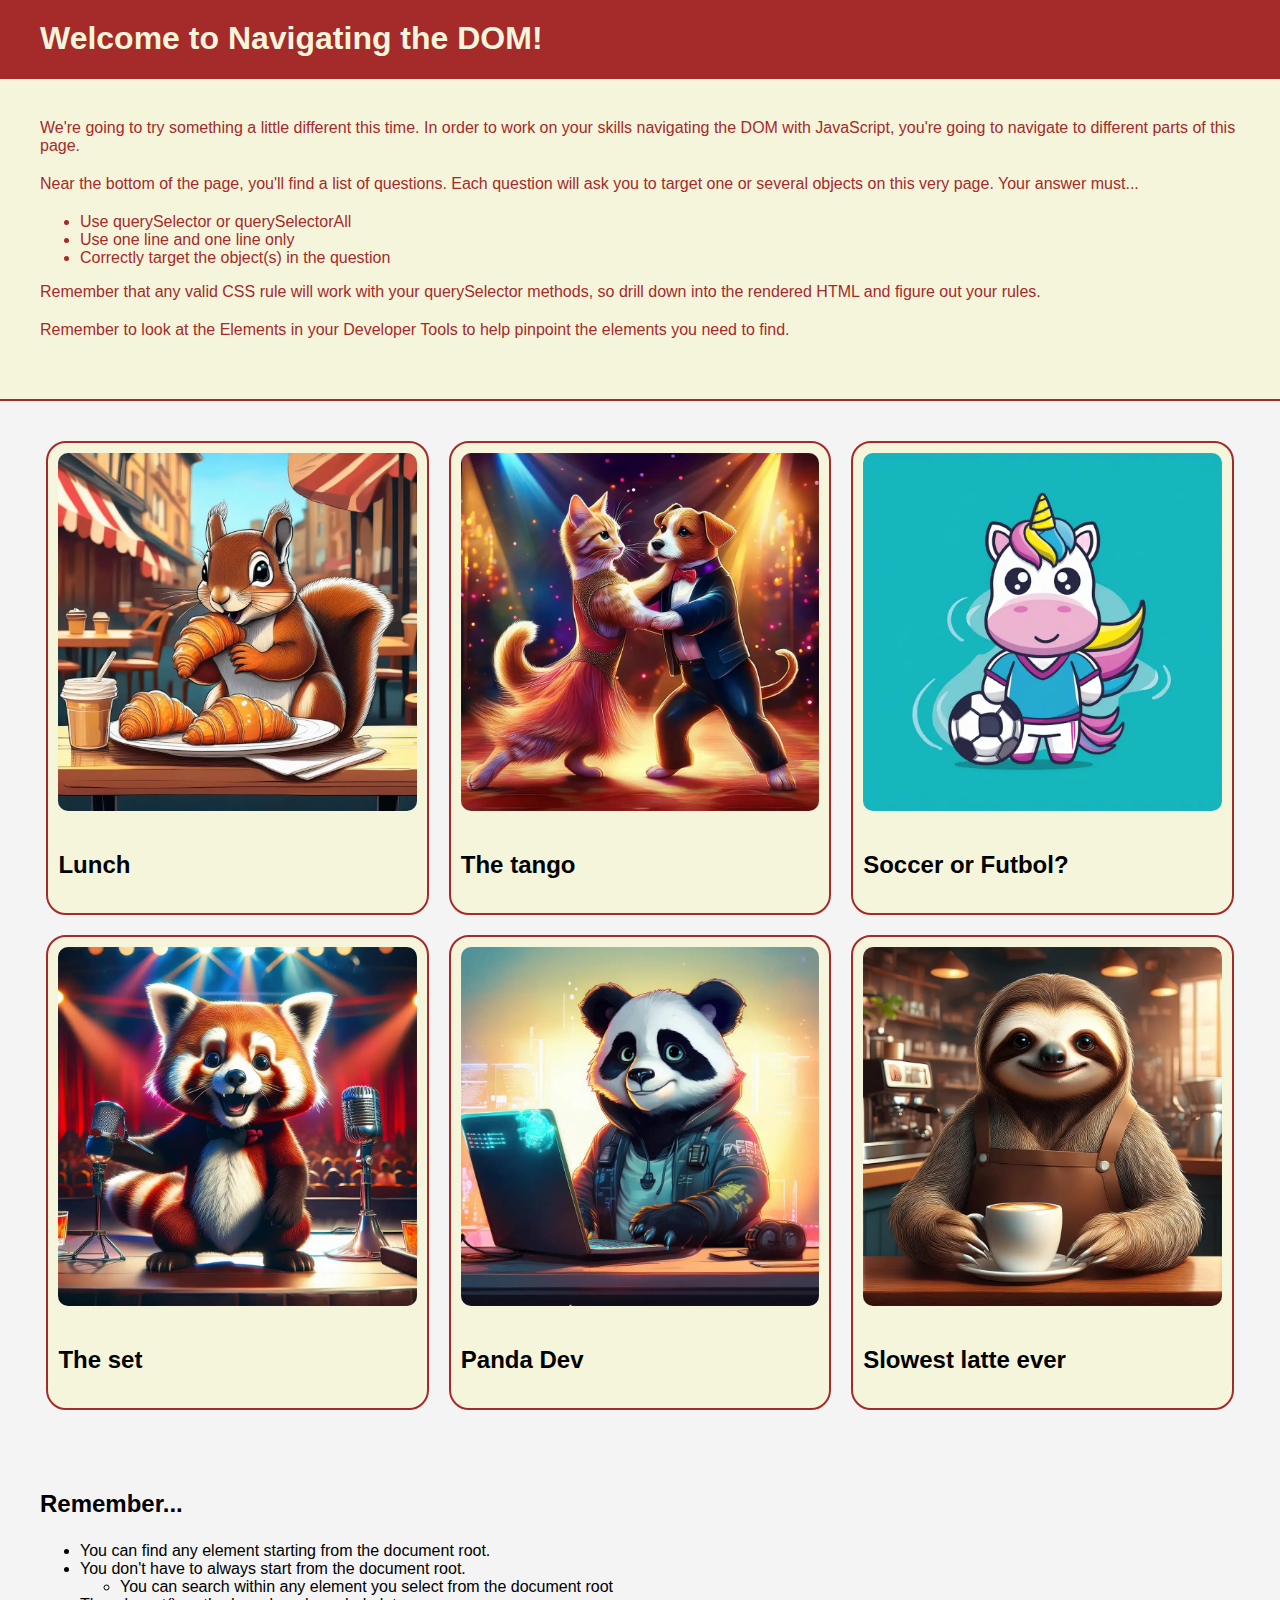
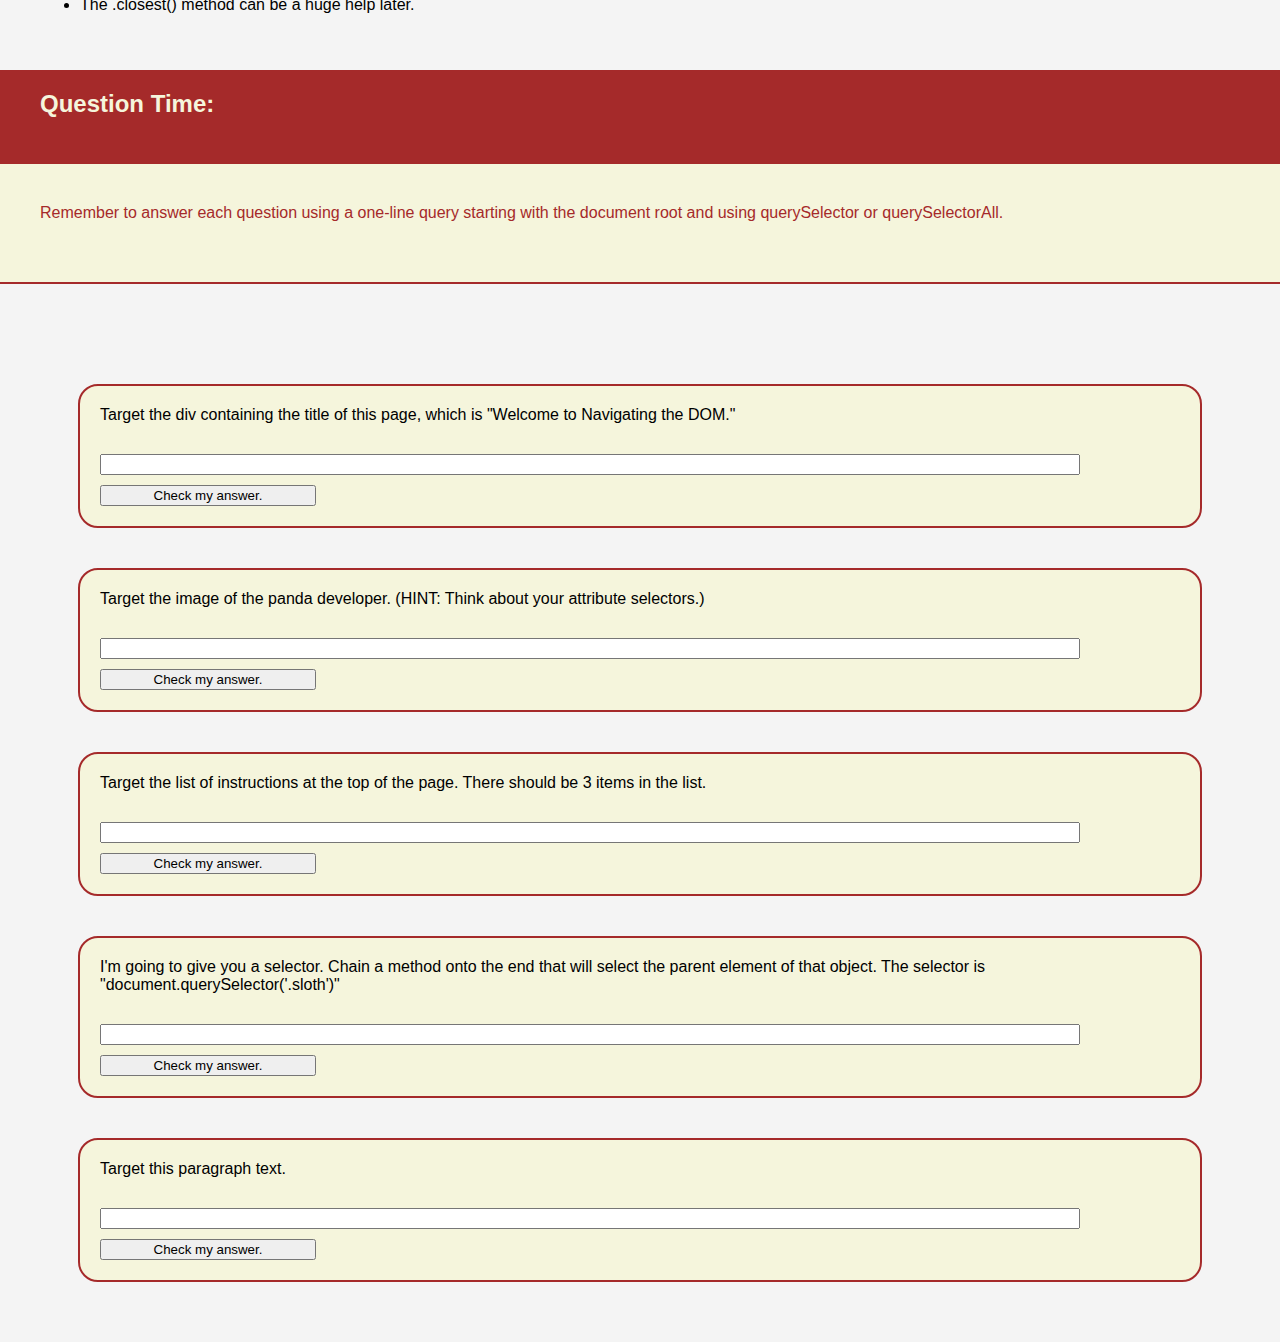
<file: lesson-2-document-object-model/exercises/starter/index.html>
<!DOCTYPE html>
<html lang="en">

<head>
    <meta charset="UTF-8">
    <meta name="viewport" content="width=device-width, initial-scale=1.0">
    <title>Online Store Product Cards</title>
    <link rel="stylesheet" href="./css/styles.css">
    <script src="./js/scripts.js" defer></script>
</head>

<body>
    <div class="title" id="pageTitle">
        <h1>Welcome to Navigating the DOM!</h1>
    </div>
    <div class="instructions">
        <div class="intro">
            <p>We're going to try something a little different this time. In order to work on your skills navigating the
                DOM with JavaScript, you're going to navigate to different parts of this page.</p>
            <p>Near the bottom of the page, you'll find a list of questions. Each question will ask you to target one or
                several objects on this very page. Your answer must...</p>
            <ul>
                <li>Use querySelector or querySelectorAll</li>
                <li>Use one line and one line only</li>
                <li>Correctly target the object(s) in the question</li>
            </ul>
            <p>Remember that any valid CSS rule will work with your querySelector methods, so drill down into the
                rendered HTML and figure out your rules.</p>
            <p>Remember to look at the Elements in your Developer Tools to help pinpoint the elements you need to find.
            </p>
        </div>
    </div>
    <div id="cardContainer">
        <div class="card">
            <img src="./images/squirrel_croissant.webp" alt="squirrel with a criossant" class="weirdImage">
            <div class="cardText">
                <h2 class="name">Lunch</h2>
            </div>
        </div>
        <div class="card">
            <img src="./images/dog_cat_tango.webp" alt="dancing dog and cat" class="weirdImage">
            <div class="cardText">
                <h2 class="name">The tango</h2>
            </div>
        </div>
        <div class="card">
            <img src="./images/unicorn_futbol.webp" alt="unicorn with ball" class="weirdImage">
            <div class="cardText">
                <h2 class="name">Soccer or Futbol?</h2>
            </div>
        </div>
        <div class="card">
            <img src="./images/red_panda_comedian.webp" alt="standup set" class="weirdImage">
            <div class="cardText">
                <h2 class="name">The set</h2>
            </div>
        </div>
        <div class="card">
            <img src="./images/panda_dev.webp" alt="panda developer" class="weirdImage">
            <div class="cardText">
                <h2 class="name">Panda Dev</h2>
            </div>
        </div>
        <div class="card">
            <img src="./images/sloth_barista.webp" alt="sloth barista" class="weirdImage sloth">
            <div class="cardText">
                <h2 class="name">Slowest latte ever</h2>
            </div>
        </div>
    </div>
    <div id="moreText">
        <h2>Remember...</h2>
        <ul>
            <li>You can find any element starting from the document root.</li>
            <li>You don't have to always start from the document root.
                <ul>
                    <li>You can search within any element you select from the document root</li>
                </ul>
            </li>
            <li>The .closest() method can be a huge help later.</li>
        </ul>
    </div>
    <div class="title">
        <h2>Question Time:</h2>
    </div>
    <div class="instructions">
        <p>Remember to answer each question using a one-line query starting with the document root and using querySelector or querySelectorAll.</p>
    </div>
    <section id="questions">
        <div class="questionCard" data-questNum='one'>
            <p>Target the div containing the title of this page, which is "Welcome to Navigating the DOM."</p>
            <input type="text" />
            <button class="submitAnswer">Check my answer.</button>
        </div>
        <div class="questionCard" data-questNum='two'>
            <p>Target the image of the panda developer. (HINT: Think about your attribute selectors.)</p>
            <input type="text" />
            <button class="submitAnswer">Check my answer.</button>
        </div>
        <div class="questionCard" data-questNum='three'>
            <p>Target the list of instructions at the top of the page. There should be 3 items in the list.</p>
            <input type="text" />
            <button class="submitAnswer">Check my answer.</button>
        </div>
        <div class="questionCard" data-questNum='four'>
            <p>I'm going to give you a selector. Chain a method onto the end that will select the parent element of that object. The selector is "document.querySelector('.sloth')"</p>
            <input type="text" />
            <button class="submitAnswer">Check my answer.</button>
        </div>
        <div class="questionCard" data-questNum='five'>
            <p>Target this paragraph text.</p>
            <input type="text" />
            <button class="submitAnswer">Check my answer.</button>
        </div>
    </section>
</body>

</html>
</file>
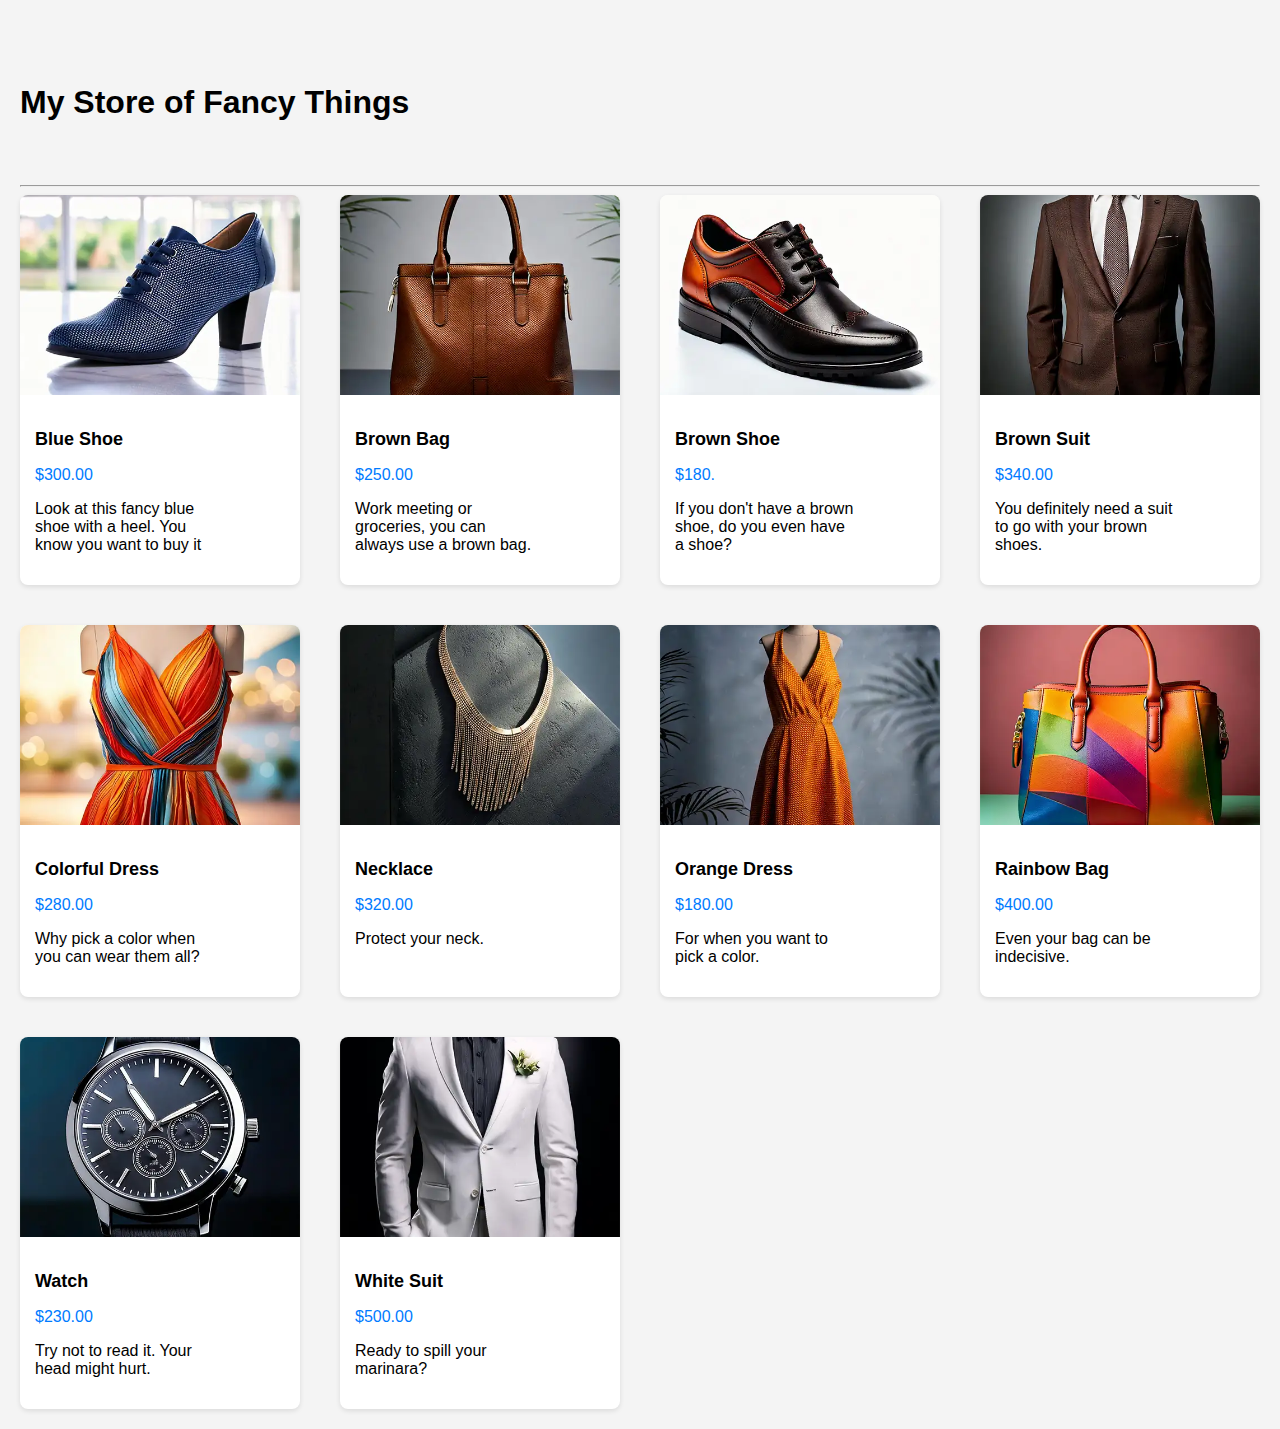
<file: lesson-4-event-delegation/exercises/solution/index.html>
<!DOCTYPE html>
<html lang="en">
<head>
    <meta charset="UTF-8">
    <meta name="viewport" content="width=device-width, initial-scale=1.0">
    <title>Online Store Product Cards</title>
    <link rel="stylesheet" href="./css/styles.css">
    <script src="./js/scripts.js" defer></script>
</head>
<body>
    <h1>My Store of Fancy Things</h1>
    <hr>
    <div class="product-grid">
        <div class="product-card">
            <img src="./images/blue_shoe.webp" alt="Blue shoe" class="product-image">
            <div class="product-info">
                <h2 class="product-name">Blue Shoe</h2>
                <p class="product-price">$300.00</p>
                <p>Look at this fancy blue shoe with a heel. You know you want to buy it</p>
            </div>
        </div>
        <div class="product-card">
            <img src="./images/brown_bag.webp" alt="Brown Bag" class="product-image">
            <div class="product-info">
                <h2 class="product-name">Brown Bag</h2>
                <p class="product-price">$250.00</p>
                <p>Work meeting or groceries, you can always use a brown bag.</p>
            </div>
        </div>
        <div class="product-card">
            <img src="./images/brown_shoe.webp" alt="Brown Shoe" class="product-image">
            <div class="product-info">
                <h2 class="product-name">Brown Shoe</h2>
                <p class="product-price">$180.</p>
                <p>If you don't have a brown shoe, do you even have a shoe?</p>
            </div>
        </div>
        <div class="product-card">
            <img src="./images/brown_suit.webp" alt="Brown Suit" class="product-image">
            <div class="product-info">
                <h2 class="product-name">Brown Suit</h2>
                <p class="product-price">$340.00</p>
                <p>You definitely need a suit to go with your brown shoes.</p>
            </div>
        </div>
        <div class="product-card">
            <img src="./images/colorful_dress.webp" alt="Colorful Dress" class="product-image">
            <div class="product-info">
                <h2 class="product-name">Colorful Dress</h2>
                <p class="product-price">$280.00</p>
                <p>Why pick a color when you can wear them all?</p>
            </div>
        </div>
        <div class="product-card">
            <img src="./images/necklace.webp" alt="Necklace" class="product-image">
            <div class="product-info">
                <h2 class="product-name">Necklace</h2>
                <p class="product-price">$320.00</p>
                <p>Protect your neck.</p>
            </div>
        </div>
        <div class="product-card">
            <img src="./images/orange_dress.webp" alt="orange Dress" class="product-image">
            <div class="product-info">
                <h2 class="product-name">Orange Dress</h2>
                <p class="product-price">$180.00</p>
                <p>For when you want to pick a color.</p>
            </div>
        </div>
        <div class="product-card">
            <img src="./images/rainbow_bag.webp" alt="Rainbow Bag" class="product-image">
            <div class="product-info">
                <h2 class="product-name">Rainbow Bag</h2>
                <p class="product-price">$400.00</p>
                <p>Even your bag can be indecisive.</p>
            </div>
        </div>
        <div class="product-card">
            <img src="./images/watch.webp" alt="Watch" class="product-image">
            <div class="product-info">
                <h2 class="product-name">Watch</h2>
                <p class="product-price">$230.00</p>
                <p>Try not to read it. Your head might hurt.</p>
            </div>
        </div>
        <div class="product-card">
            <img src="./images/white_suit.webp" alt="White Suit" class="product-image">
            <div class="product-info">
                <h2 class="product-name">White Suit</h2>
                <p class="product-price">$500.00</p>
                <p>Ready to spill your marinara?</p>
            </div>
        </div>
    </div>
</body>
</html>
</file>
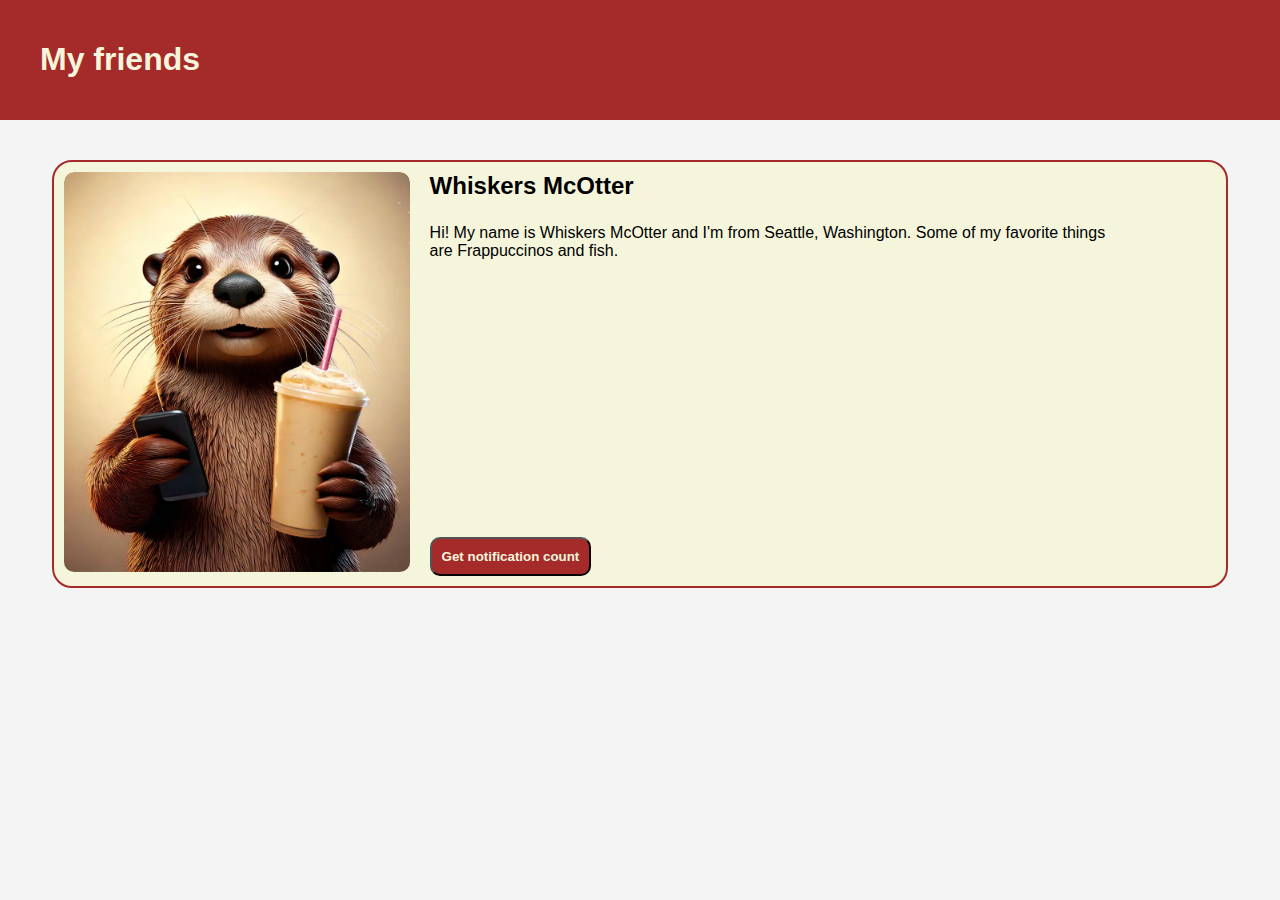
<file: lesson-5-async-javascript/exercises/solution/index.html>
<!DOCTYPE html>
<html lang="en">

<head>
    <meta charset="UTF-8">
    <meta name="viewport" content="width=device-width, initial-scale=1.0">
    <title>Online Store Product Cards</title>
    <link rel="stylesheet" href="./css/styles.css">
    <script src="./js/scripts.js" defer></script>
</head>

<body>
    <div class="title">
        <h1>My friends</h1>
    </div>
    <section id="cardContainer">
        <div class="profileCard">
            <div class="picFrame">
                <img src="./images/otter_profile.webp" alt="'profilePic">
            </div>
            <div class="userInfo">
                <div>
                    <h2>Whiskers McOtter</h2>
                    <p>Hi! My name is Whiskers McOtter and I'm from Seattle, Washington. Some of my favorite things are
                        Frappuccinos and fish.</p>
                </div>
                <div>
                    <div class="notificationAlerts">
                        <p></p>
                    </div>
                    <button class="active">Get notification count</button>
                </div>
            </div>
        </div>
    </section>
</body>

</html>
</file>
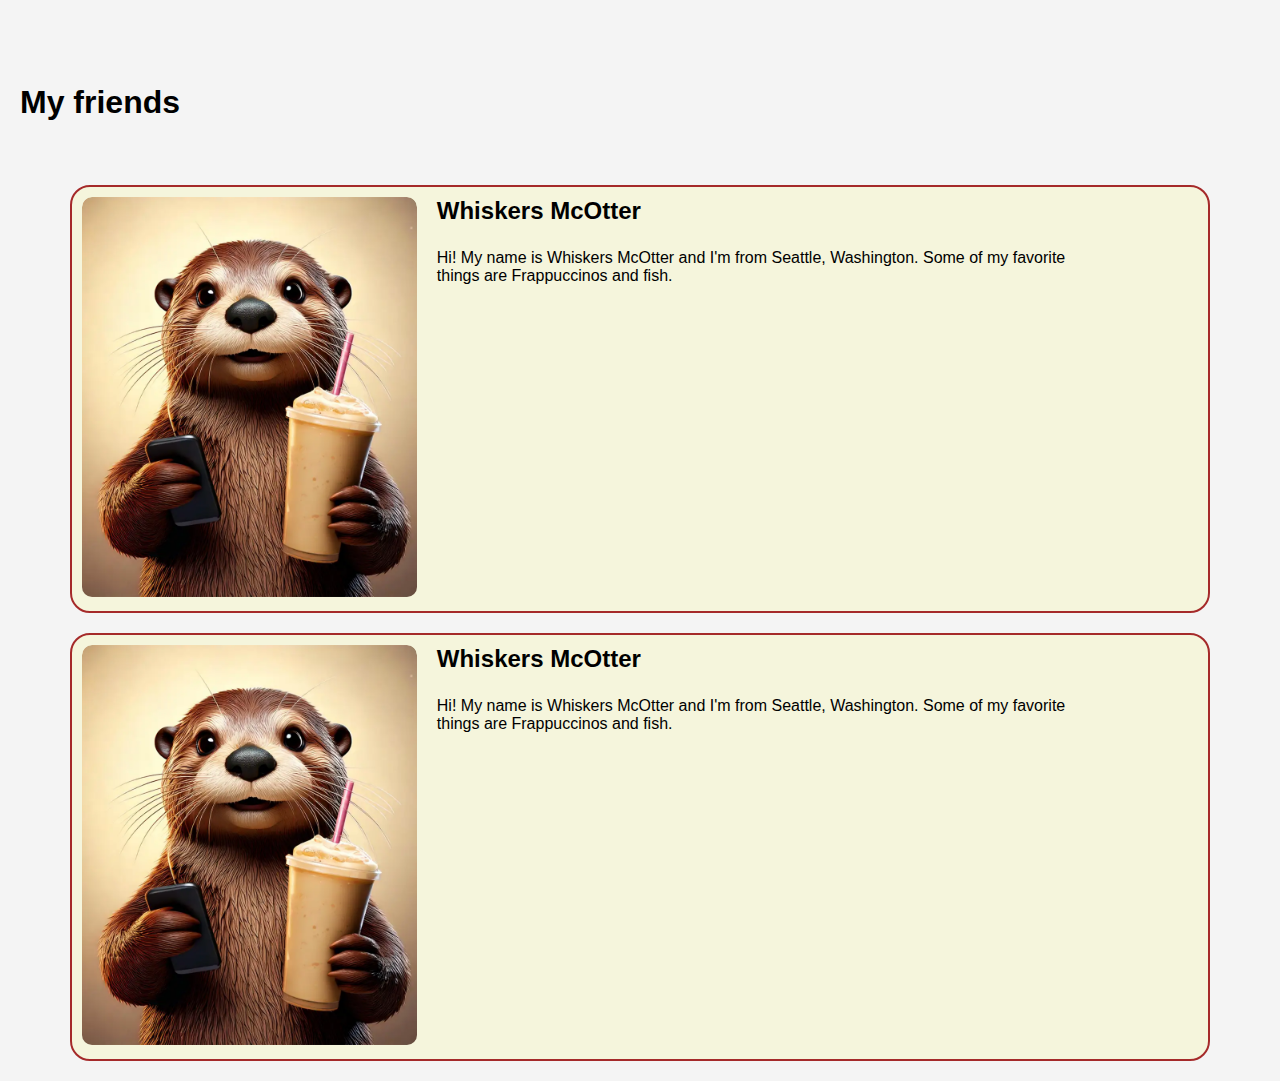
<file: lesson-1-javascript-syntax/exercises/destructuring-template-literals/solution/index.html>
<!DOCTYPE html>
<html lang="en">
<head>
    <meta charset="UTF-8">
    <meta name="viewport" content="width=device-width, initial-scale=1.0">
    <title>Online Store Product Cards</title>
    <link rel="stylesheet" href="./css/styles.css">
    <script src="./js/scripts.js" defer></script>
</head>
<body>
    <h1>My friends</h1>
    <section id="cardContainer">
        <div class="profileCard">
            <div class="picFrame">
                <img src="./images/otter_profile.webp" alt="'profilePic">
            </div>
            <div class="userInfo">
                <h2>Whiskers McOtter</h2>
                <p>Hi! My name is Whiskers McOtter and I'm from Seattle, Washington. Some of my favorite things are Frappuccinos and fish.</p>
            </div>
        </div>
        <div class="profileCard userPop">
            <!-- This card will be populated by the scripts.js file for your exercise. It should match the other card on the page. -->
            <div class="picFrame">
                
            </div>
            <div class="userInfo">
               
            </div>
        </div>
    </section>
    
</body>
</html>
</file>
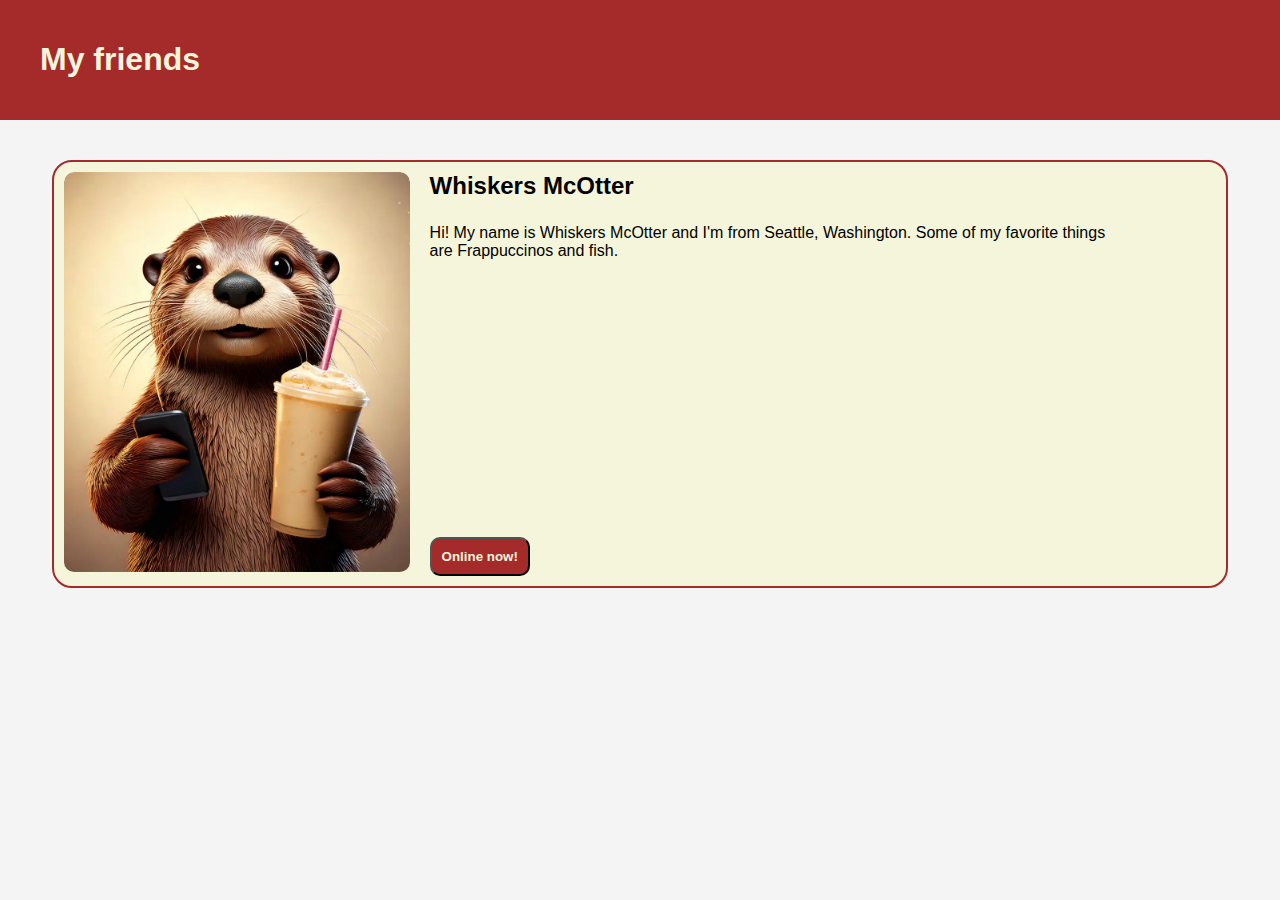
<file: lesson-3-creating-content-with-javascript/exercises/adding-content-to-the-DOM/solution/index.html>
<!DOCTYPE html>
<html lang="en">

<head>
    <meta charset="UTF-8">
    <meta name="viewport" content="width=device-width, initial-scale=1.0">
    <title>Online Store Product Cards</title>
    <link rel="stylesheet" href="./css/styles.css">
    <script src="./js/scripts.js" defer></script>
</head>

<body>
    <div>
        <h1>My friends</h1>
    </div>
    <section>
        

    </section>

</body>

</html>
</file>
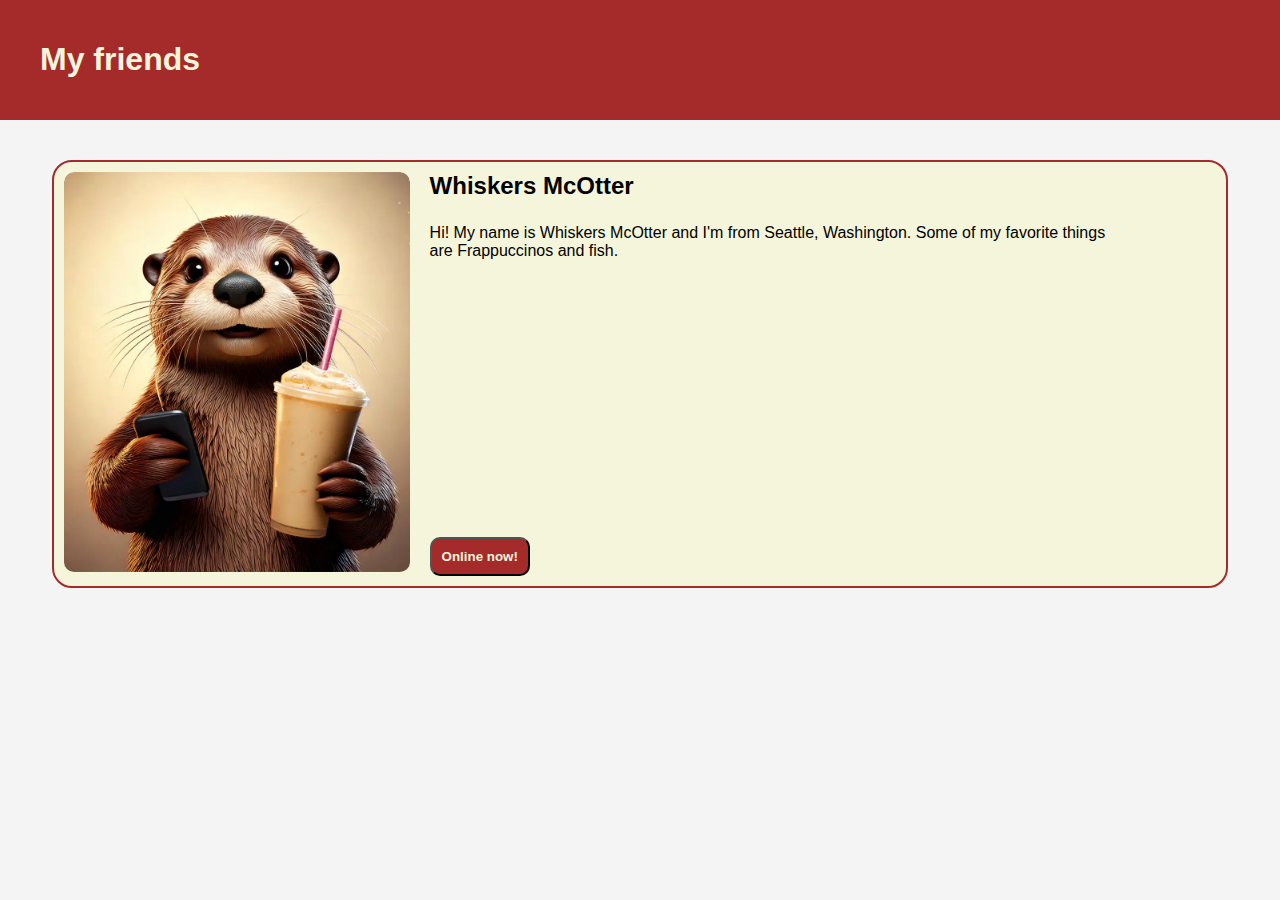
<file: lesson-3-creating-content-with-javascript/exercises/adding-content-to-the-DOM/starter/index.html>
<!DOCTYPE html>
<html lang="en">

<head>
    <meta charset="UTF-8">
    <meta name="viewport" content="width=device-width, initial-scale=1.0">
    <title>Online Store Product Cards</title>
    <link rel="stylesheet" href="./css/styles.css">
    <script src="./js/scripts.js" defer></script>
</head>

<body>
    <div>
        <h1>My friends</h1>
    </div>
    <section>
        
    </section>

</body>

</html>
</file>
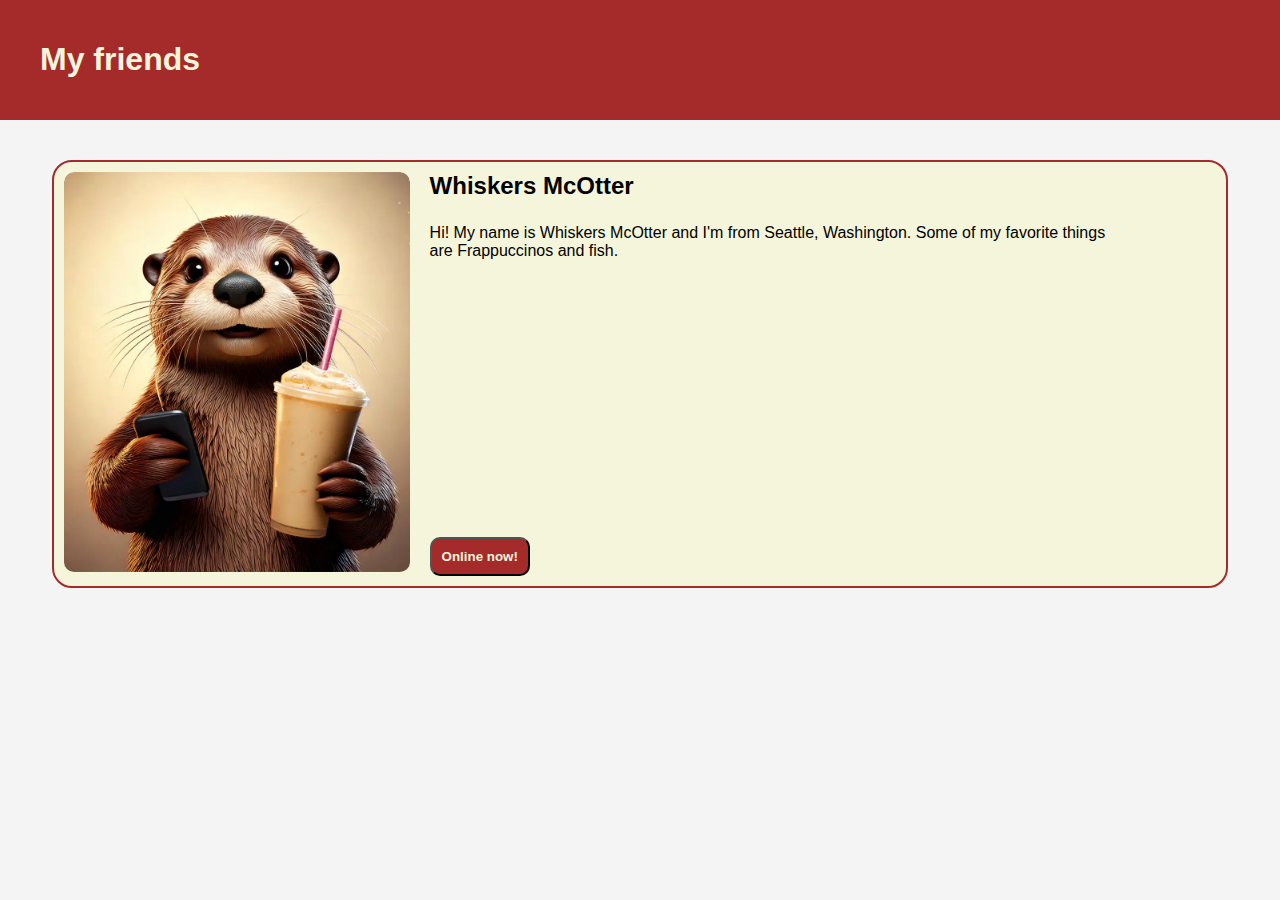
<file: lesson-3-creating-content-with-javascript/exercises/modifying-element-styling/solution/index.html>
<!DOCTYPE html>
<html lang="en">

<head>
    <meta charset="UTF-8">
    <meta name="viewport" content="width=device-width, initial-scale=1.0">
    <title>Online Store Product Cards</title>
    <link rel="stylesheet" href="./css/styles.css">
    <script src="./js/scripts.js" defer></script>
</head>

<body>
    <div>
        <h1>My friends</h1>
    </div>
    <section>
        <div class="oldProfileCard" style="background-color: blue; color:white">
            <div>
                <img src="./images/otter_profile.webp" alt="'profilePic">
            </div>
            <div>
                <div>
                    <h2>Whiskers McOtter</h2>
                    <p>Hi! My name is Whiskers McOtter and I'm from Seattle, Washington. Some of my favorite things are
                        Frappuccinos and fish.</p>
                </div>
                <div>
                    <button>I am online right now</button>
                </div>
            </div>
        </div>

    </section>

</body>

</html>
</file>
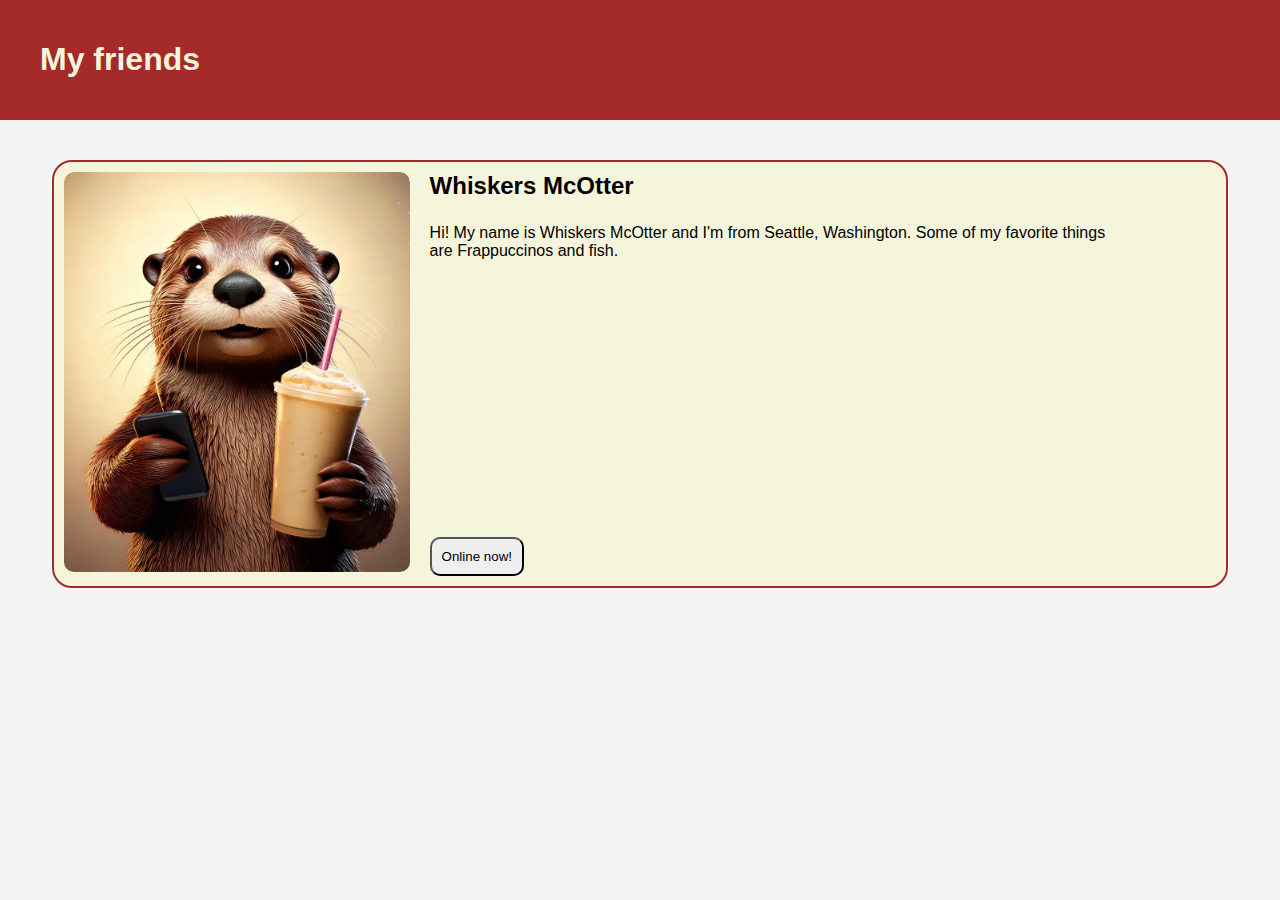
<file: lesson-3-creating-content-with-javascript/exercises/modifying-element-styling/solution/index copy.html>
<!DOCTYPE html>
<html lang="en">

<head>
    <meta charset="UTF-8">
    <meta name="viewport" content="width=device-width, initial-scale=1.0">
    <title>Online Store Product Cards</title>
    <link rel="stylesheet" href="./css/styles.css">
    <script src="./js/scripts.js" defer></script>
</head>

<body>
    <div class="title">
    <h1>My friends</h1>
</div>
    <section id="cardContainer">
        <div class="profileCard">
            <div class="picFrame">
                <img src="./images/otter_profile.webp" alt="'profilePic">
            </div>
            <div class="userInfo">
                <div>
                    <h2>Whiskers McOtter</h2>
                    <p>Hi! My name is Whiskers McOtter and I'm from Seattle, Washington. Some of my favorite things are
                        Frappuccinos and fish.</p>
                </div>
                <div>
                    <button class="active">Online now!</button>
                </div>
            </div>
        </div>
    </section>
</body>

</html>
</file>
<file: lesson-2-document-object-model/exercises/starter/css/styles.css>
body {
    font-family: Arial, sans-serif;
margin:0;
    background-color: #f4f4f4;
}

h1 {
    font-weight: bold;
    margin: 2em 0;
}

h2 {
    font-weight: bold;
    margin: 0 0 1em 0;
}

p {
    margin: 0 0 20px 0;
}

#cardContainer {
    display: flex;
    justify-content: center;
    align-items: center;
    width: 100%;
    gap: 20px;
    flex-wrap: wrap;
    min-height: 550px;
    margin: 0 0 40px 0;
}

.instructions {
    background-color: beige;
    color:brown;
    padding:40px;
    border-top: solid 2px brown;
    border-bottom:solid 2px brown;
    margin:0 0 40px 0;
}
#moreText {
    padding:40px;
}
.picFrame {
    width: 30%;
    border-radius: 10px;
    overflow: hidden;
}

.card {
    width: 40%;
    display: flex;
    flex-direction:column;
    border-radius: 20px;
    gap: 40px;
    background-color: beige;
    border: 2px solid brown;
    overflow: hidden;
    padding: 10px;
    min-height: 350px;
    & img {
        width: 100%;
        border-radius: 10px;
        overflow: hidden;
        object-fit: cover;
        object-position: top;
    }
}
#questions {
    padding:40px;
    display:flex;
    flex-direction: column;
    justify-content: center;
    align-items: center;
}
.questionCard {
    width: 90%;
    display: flex;
    flex-direction:column;
    border-radius: 20px;
    gap: 10px;
    background-color: beige;
    border: 2px solid brown;
    overflow: hidden;
    padding: 20px;
    margin:20px 0;
    & input {
        width:90%;
    }
    & button {
        width:20%;
    }

}
.title {
    background-color:brown;
    color:beige;
    padding:20px 40px;
    & h1{
        margin:0;
    }
    
}
.userInfo {
    width:60%;
    display: flex;
    flex-direction: column;
    
}

@media (width>=1024px) {
    .picFrame img {
        object-position: top;
    }
}

@media (width>=1028px) {
    .card {
        width:28%;
    }
    
    .userInfo {
        width:90%;
    }
}
</file>
<file: lesson-4-event-delegation/exercises/solution/css/styles.css>
body {
    font-family: Arial, sans-serif;
    margin: 0;
    padding: 20px;
    background-color: #f4f4f4;
}
h1 {
    font-weight: bold;
    margin:2em 0;
}
.product-grid {
    display: grid;
    grid-template-columns: repeat(auto-fill, minmax(250px, 1fr));
    gap: 40px;
}
.product-card {
    background-color: white;
    border-radius: 8px;
    box-shadow: 0 2px 5px rgba(0,0,0,0.1);
    overflow: hidden;
    transition: all 0.3s ease-in-out;
}
.product-card:hover {
    transform: translateY(-5px);
    box-shadow: 0 2px 7px rgba(0,0,0,0.2);
    cursor: pointer;
}
.product-image {
    width: 100%;
    height: 200px;
    object-fit: cover;
}
.product-info {
    padding: 15px;
    width:65%;
}
.product-name {
    font-size: 18px;
    font-weight: bold;
    margin-bottom: 10px;
}
.product-price {
    font-size: 16px;
    color: #007bff;
    margin-bottom: 15px;
}
.buy-button {
    display: block;
    width: 100%;
    padding: 10px;
    background-color: #007bff;
    color: white;
    text-align: center;
    text-decoration: none;
    border-radius: 5px;
    transition: background-color 0.3s ease;
}
.buy-button:hover {
    background-color: #0056b3;
}
</file>
<file: lesson-5-async-javascript/exercises/solution/css/styles.css>
body {
    font-family: Arial, sans-serif;
    margin: 0;
    background-color: #f4f4f4;
}

h1 {
    font-weight: bold;
    
}

h2 {
    font-weight: bold;
    margin: 0 0 1em 0;
}

p {
    margin: 0 0 20px 0;
}

#cardContainer {
    display: flex;
    justify-content: center;
    align-items: center;
    width: 100%;
    gap: 20px;
    flex-direction:column;

}

.picFrame {
    width: 30%;
    border-radius: 10px;
    overflow: hidden;

    & img {
        width: 100%;
        height: 400px;
        border-radius: 10px;
        overflow: hidden;
        object-fit: cover;
    }

}

.profileCard {
    width: 90%;
    display: flex;
    border-radius: 20px;
    gap: 20px;
    background-color: beige;
    border: 2px solid brown;
    overflow: hidden;
    padding: 10px;
}

.userInfo {
    width:60%;
    display: flex;
    flex-direction: column;
    justify-content: space-between;
    & button {
        padding:10px;
        border-radius:10px;
        cursor: pointer;
        transition: all .1s;
        &:hover {
            box-shadow: inset 2px 2px 2px white, 2px 2px 2px black;
        }
        &:active {
            box-shadow: inset 2px 2px 2px black;
        }

    }
}

.active {
    background-color:brown;
    color:beige;
    font-weight: bold;
}

.oldProfileCard {
    width: 90%;
    display: flex;
    flex-direction:column;
    gap: 20px;
    border: 10px dashed black;
    overflow: hidden;
    padding: 5px;
}

.title {
    background-color:brown;
    color:beige;
    padding:20px 40px;
    margin: 0 0 40px 0;
    & h1 {
        font-size:2em;
    }
}

@media (width>=1024px) {
    .picFrame img {
        object-position: top;
    }
}

@media (width<=768px) {
    .profileCard {
        flex-direction:column;
        align-items: center;
        padding-top:40px;
    }
    .picFrame {
        width:90%;
    }
    .userInfo {
        width:90%;
    }
}
</file>
<file: lesson-1-javascript-syntax/exercises/destructuring-template-literals/solution/css/styles.css>
body {
    font-family: Arial, sans-serif;
    margin: 0;
    padding: 20px;
    background-color: #f4f4f4;
}

h1 {
    font-weight: bold;
    margin: 2em 0;
}

h2 {
    font-weight: bold;
    margin: 0 0 1em 0;
}

p {
    margin: 0 0 20px 0;
}

#cardContainer {
    display: flex;
    justify-content: center;
    align-items: center;
    width: 100%;
    gap: 20px;
    flex-direction:column;

}

.picFrame {
    width: 30%;
    border-radius: 10px;
    overflow: hidden;

    & img {
        width: 100%;
        height: 400px;
        border-radius: 10px;
        overflow: hidden;
        object-fit: cover;
    }

}

.profileCard {
    width: 90%;
    display: flex;
    border-radius: 20px;
    gap: 20px;
    background-color: beige;
    border: 2px solid brown;
    overflow: hidden;
    padding: 10px;
}

.userInfo {
    width:60%;
    display: flex;
    flex-direction: column;
    
}

@media (width>=1024px) {
    .picFrame img {
        object-position: top;
    }
}

@media (width<=768px) {
    .profileCard {
        flex-direction:column;
        align-items: center;
        padding-top:40px;
    }
    .picFrame {
        width:90%;
    }
    .userInfo {
        width:90%;
    }
}
</file>
<file: lesson-3-creating-content-with-javascript/exercises/adding-content-to-the-DOM/solution/css/styles.css>
body {
    font-family: Arial, sans-serif;
    margin: 0;
    background-color: #f4f4f4;
}

h1 {
    font-weight: bold;
    
}

h2 {
    font-weight: bold;
    margin: 0 0 1em 0;
}

p {
    margin: 0 0 20px 0;
}

#cardContainer {
    display: flex;
    justify-content: center;
    align-items: center;
    width: 100%;
    gap: 20px;
    flex-direction:column;

}

.picFrame {
    width: 30%;
    border-radius: 10px;
    overflow: hidden;

    & img {
        width: 100%;
        height: 400px;
        border-radius: 10px;
        overflow: hidden;
        object-fit: cover;
    }

}

.profileCard {
    width: 90%;
    display: flex;
    border-radius: 20px;
    gap: 20px;
    background-color: beige;
    border: 2px solid brown;
    overflow: hidden;
    padding: 10px;
}

.userInfo {
    width:60%;
    display: flex;
    flex-direction: column;
    justify-content: space-between;
    & button {
        padding:10px;
        border-radius:10px;

    }
}

.active {
    background-color:brown;
    color:beige;
    font-weight: bold;
}

.oldProfileCard {
    width: 90%;
    display: flex;
    flex-direction:column;
    gap: 20px;
    border: 10px dashed black;
    overflow: hidden;
    padding: 5px;
}

.title {
    background-color:brown;
    color:beige;
    padding:20px 40px;
    margin: 0 0 40px 0;
    & h1 {
        font-size:2em;
    }
}

@media (width>=1024px) {
    .picFrame img {
        object-position: top;
    }
}

@media (width<=768px) {
    .profileCard {
        flex-direction:column;
        align-items: center;
        padding-top:40px;
    }
    .picFrame {
        width:90%;
    }
    .userInfo {
        width:90%;
    }
}
</file>
<file: lesson-3-creating-content-with-javascript/exercises/adding-content-to-the-DOM/starter/css/styles.css>
body {
    font-family: Arial, sans-serif;
    margin: 0;
    background-color: #f4f4f4;
}

h1 {
    font-weight: bold;
    
}

h2 {
    font-weight: bold;
    margin: 0 0 1em 0;
}

p {
    margin: 0 0 20px 0;
}

#cardContainer {
    display: flex;
    justify-content: center;
    align-items: center;
    width: 100%;
    gap: 20px;
    flex-direction:column;

}

.picFrame {
    width: 30%;
    border-radius: 10px;
    overflow: hidden;

    & img {
        width: 100%;
        height: 400px;
        border-radius: 10px;
        overflow: hidden;
        object-fit: cover;
    }

}

.profileCard {
    width: 90%;
    display: flex;
    border-radius: 20px;
    gap: 20px;
    background-color: beige;
    border: 2px solid brown;
    overflow: hidden;
    padding: 10px;
}

.userInfo {
    width:60%;
    display: flex;
    flex-direction: column;
    justify-content: space-between;
    & button {
        padding:10px;
        border-radius:10px;

    }
}

.active {
    background-color:brown;
    color:beige;
    font-weight: bold;
}

.oldProfileCard {
    width: 90%;
    display: flex;
    flex-direction:column;
    gap: 20px;
    border: 10px dashed black;
    overflow: hidden;
    padding: 5px;
}

.title {
    background-color:brown;
    color:beige;
    padding:20px 40px;
    margin: 0 0 40px 0;
    & h1 {
        font-size:2em;
    }
}

@media (width>=1024px) {
    .picFrame img {
        object-position: top;
    }
}

@media (width<=768px) {
    .profileCard {
        flex-direction:column;
        align-items: center;
        padding-top:40px;
    }
    .picFrame {
        width:90%;
    }
    .userInfo {
        width:90%;
    }
}
</file>
<file: lesson-3-creating-content-with-javascript/exercises/modifying-element-styling/solution/css/styles.css>
body {
    font-family: Arial, sans-serif;
    margin: 0;
    background-color: #f4f4f4;
}

h1 {
    font-weight: bold;
    
}

h2 {
    font-weight: bold;
    margin: 0 0 1em 0;
}

p {
    margin: 0 0 20px 0;
}

#cardContainer {
    display: flex;
    justify-content: center;
    align-items: center;
    width: 100%;
    gap: 20px;
    flex-direction:column;

}

.picFrame {
    width: 30%;
    border-radius: 10px;
    overflow: hidden;

    & img {
        width: 100%;
        height: 400px;
        border-radius: 10px;
        overflow: hidden;
        object-fit: cover;
    }

}

.profileCard {
    width: 90%;
    display: flex;
    border-radius: 20px;
    gap: 20px;
    background-color: beige;
    border: 2px solid brown;
    overflow: hidden;
    padding: 10px;
}

.userInfo {
    width:60%;
    display: flex;
    flex-direction: column;
    justify-content: space-between;
    & button {
        padding:10px;
        border-radius:10px;

    }
}

.active {
    background-color:brown;
    color:beige;
    font-weight: bold;
}

.oldProfileCard {
    width: 90%;
    display: flex;
    flex-direction:column;
    gap: 20px;
    border: 10px dashed black;
    overflow: hidden;
    padding: 5px;
}

.title {
    background-color:brown;
    color:beige;
    padding:20px 40px;
    margin: 0 0 40px 0;
    & h1 {
        font-size:2em;
    }
}

@media (width>=1024px) {
    .picFrame img {
        object-position: top;
    }
}

@media (width<=768px) {
    .profileCard {
        flex-direction:column;
        align-items: center;
        padding-top:40px;
    }
    .picFrame {
        width:90%;
    }
    .userInfo {
        width:90%;
    }
}
</file>
